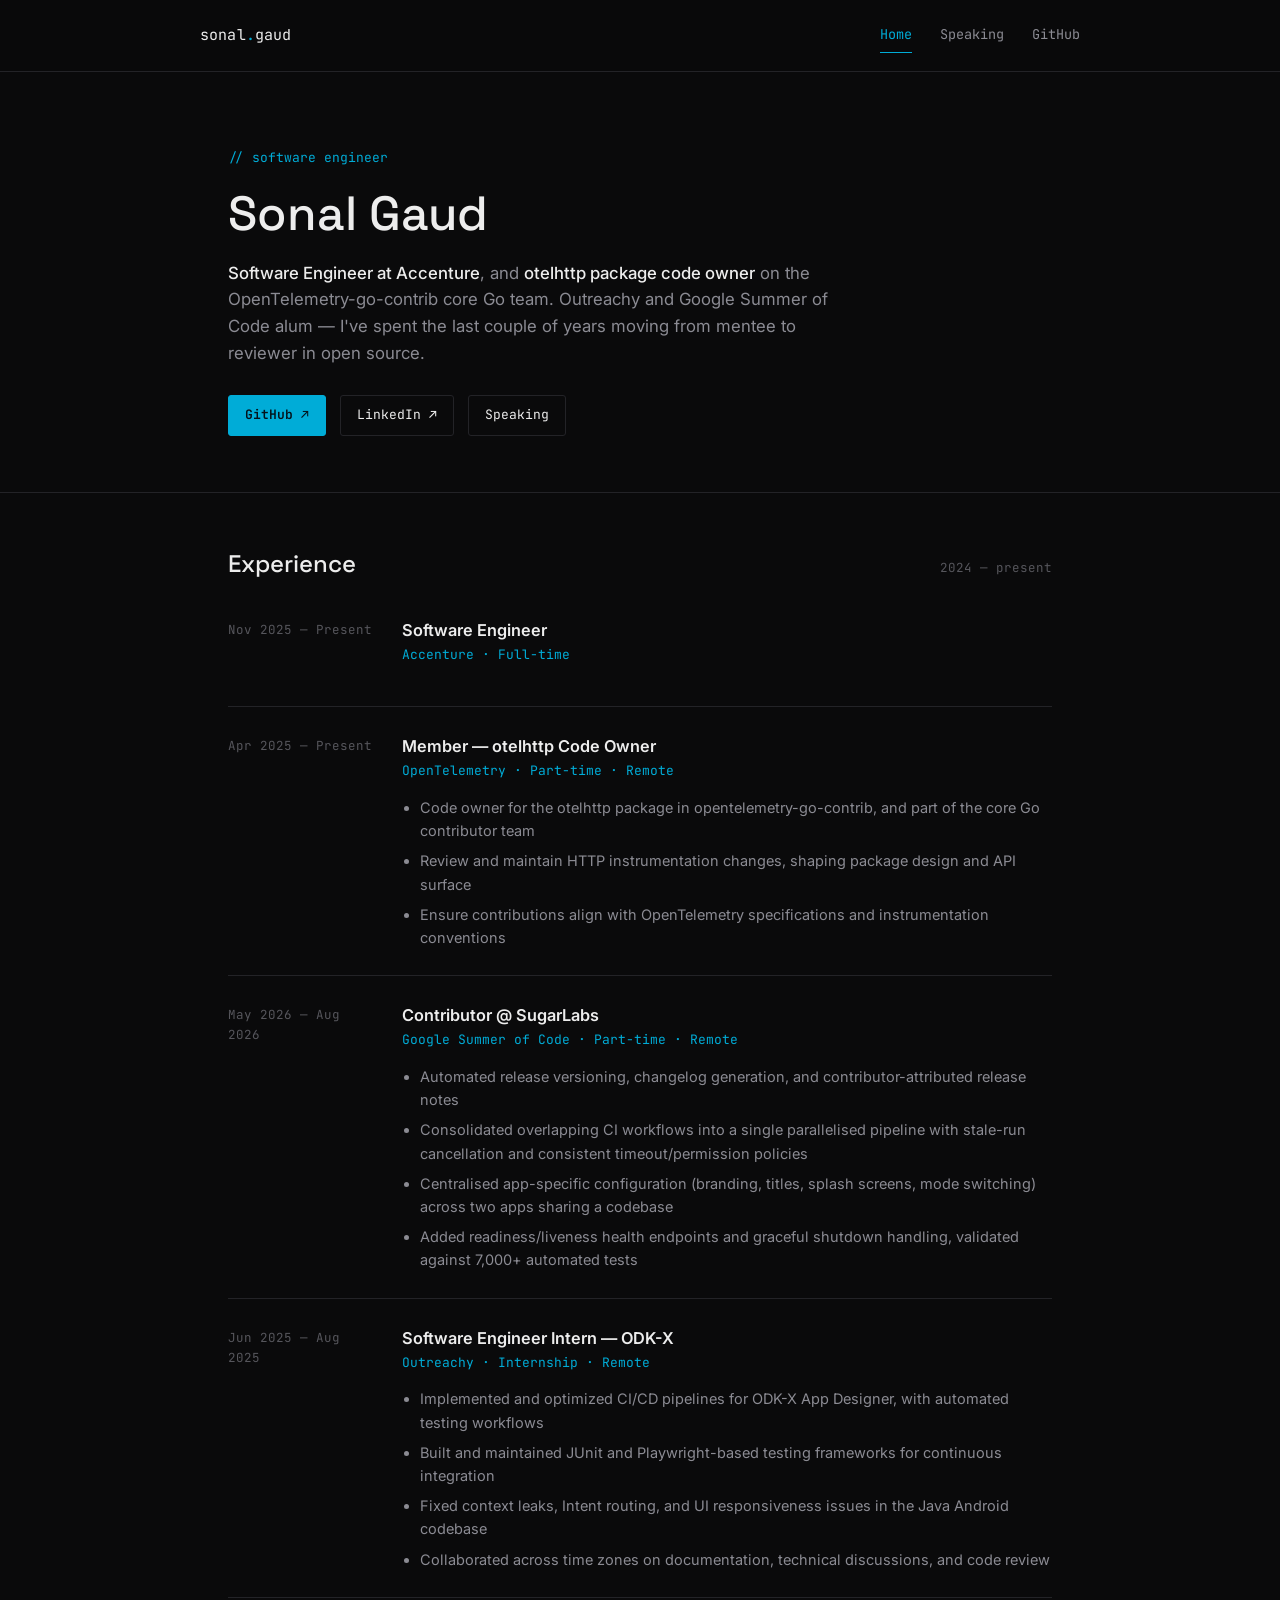
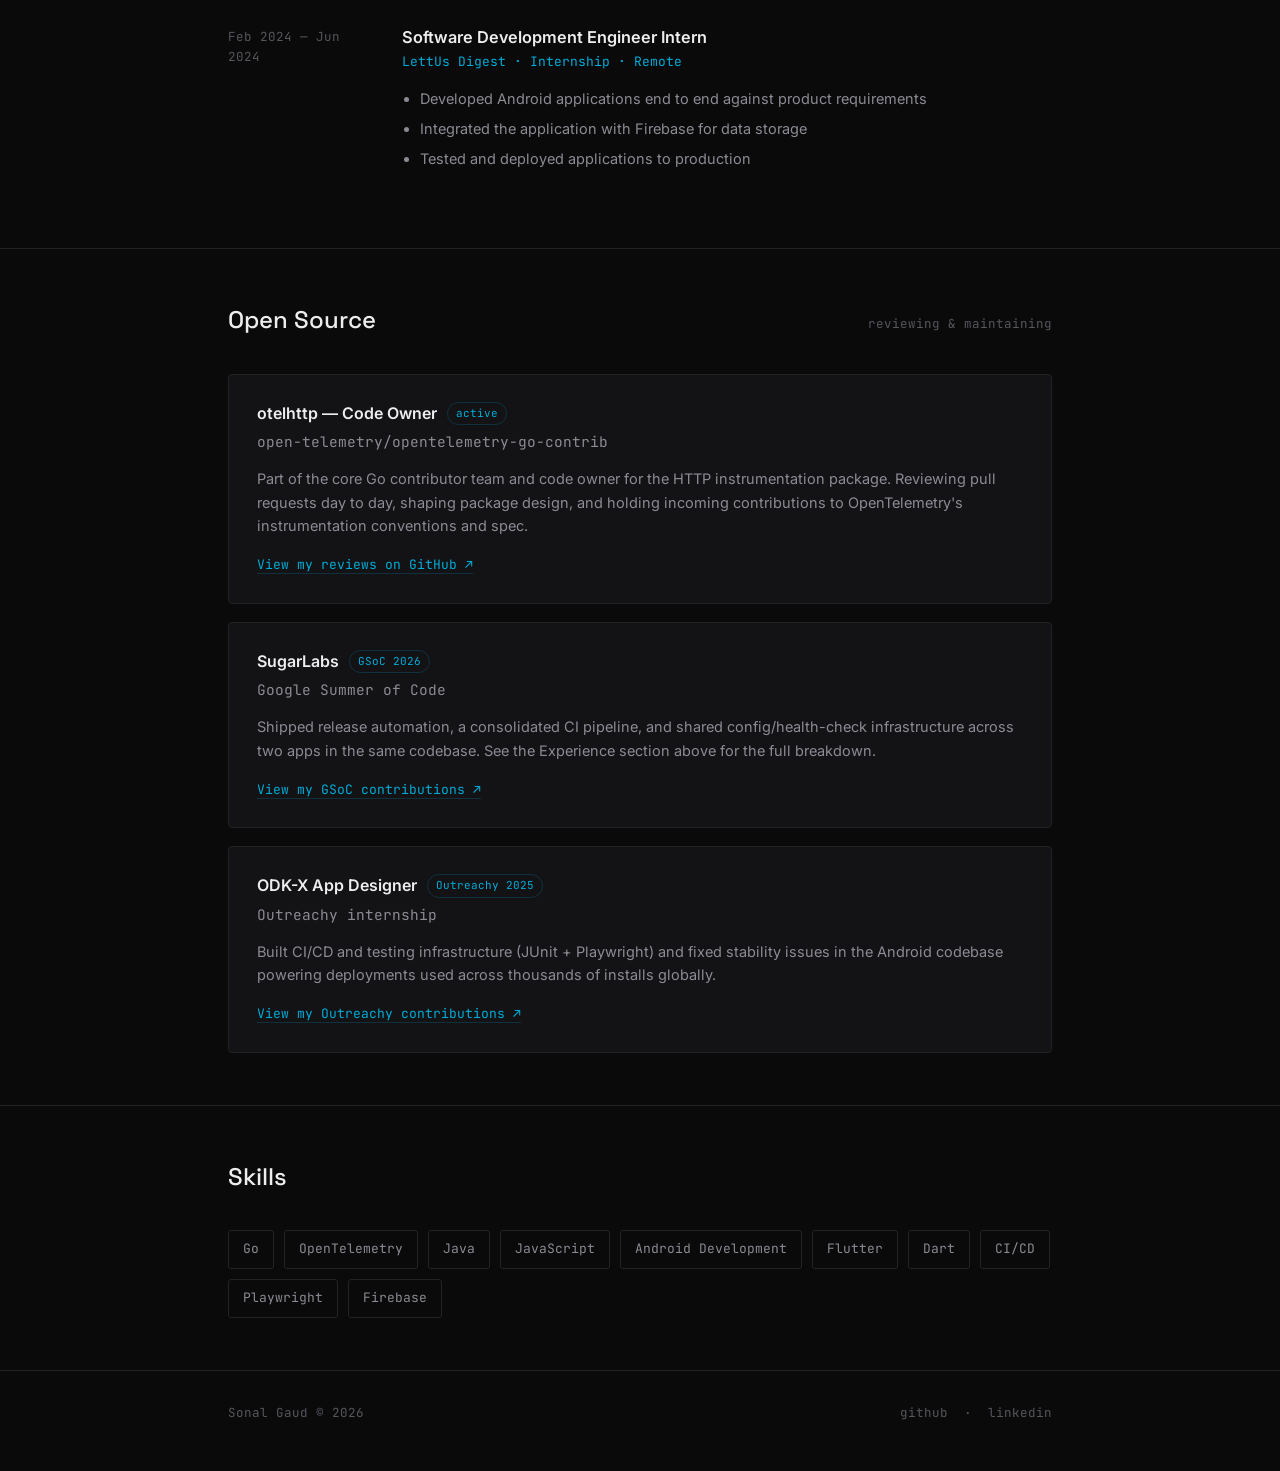
<file: index.html>
<!DOCTYPE html>
<html lang="en">

<head>
  <meta charset="UTF-8" />
  <meta name="viewport" content="width=device-width, initial-scale=1.0" />
  <title>Sonal Gaud — Software Engineer</title>
  <meta name="description"
    content="Sonal Gaud — Software Engineer, otelhttp code owner at OpenTelemetry-go-contrib, GSoC and Outreachy alum." />
  <link rel="preconnect" href="https://fonts.googleapis.com">
  <link
    href="https://fonts.googleapis.com/css2?family=Space+Grotesk:wght@500;600&family=Inter:wght@400;500;600&family=JetBrains+Mono:wght@400;500;600&display=swap"
    rel="stylesheet">
  <link rel="stylesheet" href="style.css">
</head>

<body>

  <header class="site-nav">
    <div class="wrap nav-row">
      <div class="nav-name">sonal<span>.</span>gaud</div>
      <nav class="nav-links">
        <a href="index.html" class="active">Home</a>
        <a href="speaking.html">Speaking</a>
        <a href="https://github.com/sonalgaud12" target="_blank" rel="noopener">GitHub</a>
      </nav>
    </div>
  </header>

  <main>
    <section class="hero" style="border-top: none;">
      <div class="wrap">
        <p class="hero-eyebrow">// software engineer</p>
        <h1>Sonal Gaud</h1>
        <p class="hero-role">
          <strong>Software Engineer at Accenture</strong>, and <strong>otelhttp package code owner</strong>
          on the OpenTelemetry-go-contrib core Go team. Outreachy and Google Summer of Code alum —
          I've spent the last couple of years moving from mentee to reviewer in open source.
        </p>
        <div class="hero-links">
          <a class="pill solid" href="https://github.com/sonalgaud12" target="_blank" rel="noopener">GitHub ↗</a>
          <a class="pill" href="https://www.linkedin.com/in/sonal-gaud/" target="_blank" rel="noopener">LinkedIn ↗</a>
          <a class="pill" href="speaking.html">Speaking</a>
        </div>
      </div>
    </section>

    <section>
      <div class="wrap">
        <div class="section-head">
          <h2>Experience</h2>
          <span class="section-note">2024 — present</span>
        </div>

        <div class="timeline">
          <div class="tl-item">
            <div class="tl-date">Nov 2025 — Present</div>
            <div>
              <p class="tl-role">Software Engineer</p>
              <p class="tl-org">Accenture · Full-time</p>
            </div>
          </div>

          <div class="tl-item">
            <div class="tl-date">Apr 2025 — Present</div>
            <div>
              <p class="tl-role">Member — otelhttp Code Owner</p>
              <p class="tl-org">OpenTelemetry · Part-time · Remote</p>
              <ul>
                <li>Code owner for the otelhttp package in opentelemetry-go-contrib, and part of the core Go contributor
                  team</li>
                <li>Review and maintain HTTP instrumentation changes, shaping package design and API surface</li>
                <li>Ensure contributions align with OpenTelemetry specifications and instrumentation conventions</li>
              </ul>
            </div>
          </div>

          <div class="tl-item">
            <div class="tl-date">May 2026 — Aug 2026</div>
            <div>
              <p class="tl-role">Contributor @ SugarLabs</p>
              <p class="tl-org">Google Summer of Code · Part-time · Remote</p>
              <ul>
                <li>Automated release versioning, changelog generation, and contributor-attributed release notes</li>
                <li>Consolidated overlapping CI workflows into a single parallelised pipeline with stale-run
                  cancellation and consistent timeout/permission policies</li>
                <li>Centralised app-specific configuration (branding, titles, splash screens, mode switching) across two
                  apps sharing a codebase</li>
                <li>Added readiness/liveness health endpoints and graceful shutdown handling, validated against 7,000+
                  automated tests</li>
              </ul>
            </div>
          </div>

          <div class="tl-item">
            <div class="tl-date">Jun 2025 — Aug 2025</div>
            <div>
              <p class="tl-role">Software Engineer Intern — ODK-X</p>
              <p class="tl-org">Outreachy · Internship · Remote</p>
              <ul>
                <li>Implemented and optimized CI/CD pipelines for ODK-X App Designer, with automated testing workflows
                </li>
                <li>Built and maintained JUnit and Playwright-based testing frameworks for continuous integration</li>
                <li>Fixed context leaks, Intent routing, and UI responsiveness issues in the Java Android codebase</li>
                <li>Collaborated across time zones on documentation, technical discussions, and code review</li>
              </ul>
            </div>
          </div>

          <div class="tl-item">
            <div class="tl-date">Feb 2024 — Jun 2024</div>
            <div>
              <p class="tl-role">Software Development Engineer Intern</p>
              <p class="tl-org">LettUs Digest · Internship · Remote</p>
              <ul>
                <li>Developed Android applications end to end against product requirements</li>
                <li>Integrated the application with Firebase for data storage</li>
                <li>Tested and deployed applications to production</li>
              </ul>
            </div>
          </div>
        </div>
      </div>
    </section>

    <section>
      <div class="wrap">
        <div class="section-head">
          <h2>Open Source</h2>
          <span class="section-note">reviewing &amp; maintaining</span>
        </div>

        <div class="oss-card">
          <div class="oss-title-row">
            <span class="oss-title">otelhttp — Code Owner</span>
            <span class="oss-tag">active</span>
          </div>
          <p class="oss-repo">open-telemetry/opentelemetry-go-contrib</p>
          <p>
            Part of the core Go contributor team and code owner for the HTTP instrumentation
            package. Reviewing pull requests day to day, shaping package design, and holding
            incoming contributions to OpenTelemetry's instrumentation conventions and spec.
          </p>
          <a class="oss-link"
            href="https://github.com/open-telemetry/opentelemetry-go-contrib/pulls?q=is%3Apr+reviewed-by%3Asonalgaud12"
            target="_blank" rel="noopener">
            View my reviews on GitHub ↗
          </a>
        </div>

        <div class="oss-card">
          <div class="oss-title-row">
            <span class="oss-title">SugarLabs</span>
            <span class="oss-tag">GSoC 2026</span>
          </div>
          <p class="oss-repo">Google Summer of Code</p>
          <p>
            Shipped release automation, a consolidated CI pipeline, and shared config/health-check
            infrastructure across two apps in the same codebase. See the Experience section above
            for the full breakdown.
          </p>
          <a class="oss-link" href="https://github.com/sonalgaud12" target="_blank" rel="noopener">
            View my GSoC contributions ↗
          </a>
        </div>

        <div class="oss-card">
          <div class="oss-title-row">
            <span class="oss-title">ODK-X App Designer</span>
            <span class="oss-tag">Outreachy 2025</span>
          </div>
          <p class="oss-repo">Outreachy internship</p>
          <p>
            Built CI/CD and testing infrastructure (JUnit + Playwright) and fixed stability issues
            in the Android codebase powering deployments used across thousands of installs globally.
          </p>
          <a class="oss-link" href="https://github.com/sonalgaud12" target="_blank" rel="noopener">
            View my Outreachy contributions ↗
          </a>
        </div>
      </div>
    </section>

    <section>
      <div class="wrap">
        <div class="section-head">
          <h2>Skills</h2>
        </div>
        <div class="skill-grid">
          <span class="skill-chip">Go</span>
          <span class="skill-chip">OpenTelemetry</span>
          <span class="skill-chip">Java</span>
          <span class="skill-chip">JavaScript</span>
          <span class="skill-chip">Android Development</span>
          <span class="skill-chip">Flutter</span>
          <span class="skill-chip">Dart</span>
          <span class="skill-chip">CI/CD</span>
          <span class="skill-chip">Playwright</span>
          <span class="skill-chip">Firebase</span>
        </div>
      </div>
    </section>
  </main>

  <footer>
    <div class="wrap" style="display:flex; justify-content:space-between; width:100%; flex-wrap:wrap; gap:12px;">
      <span>Sonal Gaud © 2026</span>
      <span>
        <a href="https://github.com/sonalgaud12" target="_blank" rel="noopener">github</a>
        &nbsp;·&nbsp;
        <a href="https://www.linkedin.com/in/sonal-gaud/" target="_blank" rel="noopener">linkedin</a>
      </span>
    </div>
  </footer>

</body>

</html>
</file>
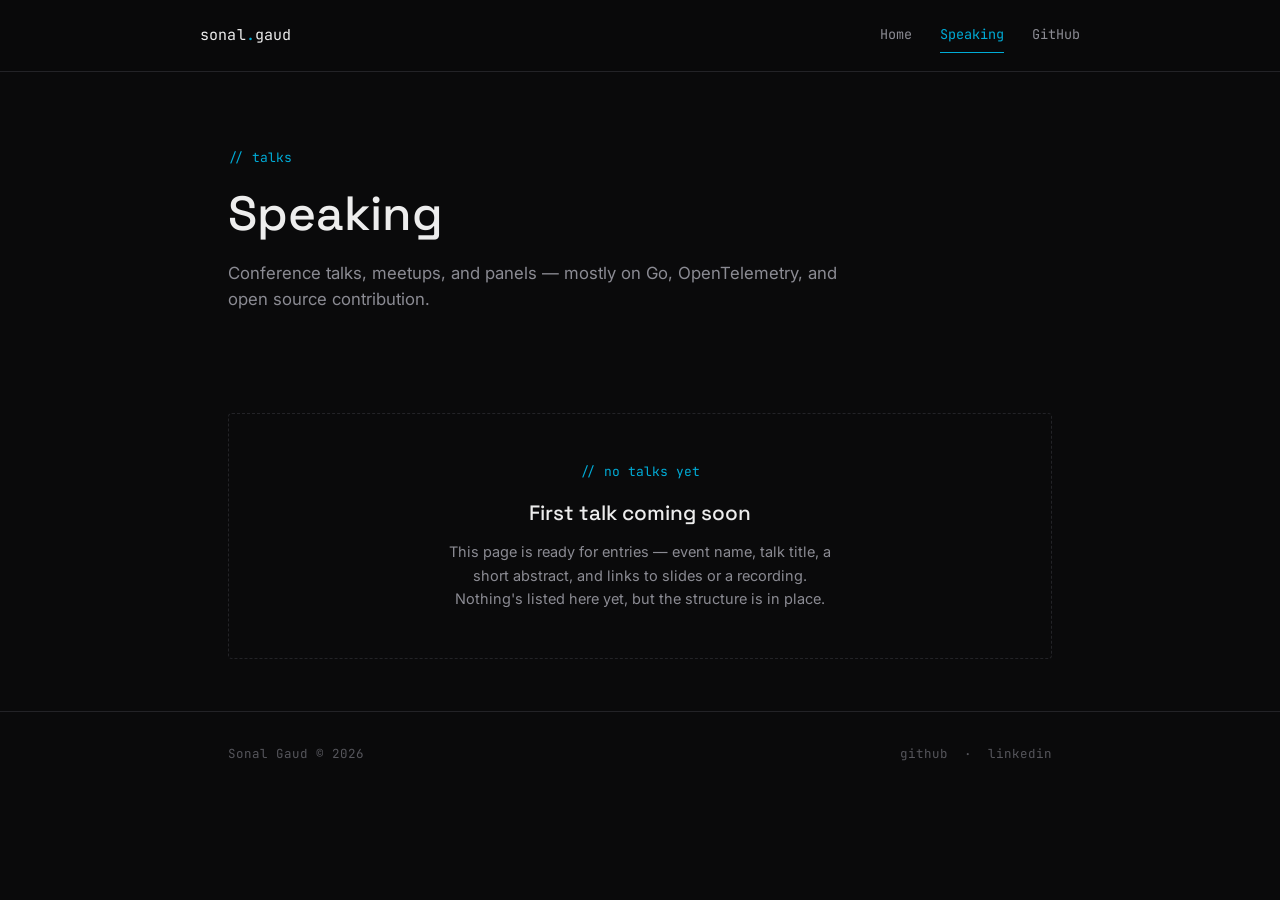
<file: speaking.html>
<!DOCTYPE html>
<html lang="en">

<head>
  <meta charset="UTF-8" />
  <meta name="viewport" content="width=device-width, initial-scale=1.0" />
  <title>Speaking — Sonal Gaud</title>
  <meta name="description" content="Talks and speaking engagements by Sonal Gaud." />
  <link rel="preconnect" href="https://fonts.googleapis.com">
  <link
    href="https://fonts.googleapis.com/css2?family=Space+Grotesk:wght@500;600&family=Inter:wght@400;500;600&family=JetBrains+Mono:wght@400;500;600&display=swap"
    rel="stylesheet">
  <link rel="stylesheet" href="style.css">
</head>

<body>

  <header class="site-nav">
    <div class="wrap nav-row">
      <div class="nav-name">sonal<span>.</span>gaud</div>
      <nav class="nav-links">
        <a href="index.html">Home</a>
        <a href="speaking.html" class="active">Speaking</a>
        <a href="https://github.com/sonalgaud12" target="_blank" rel="noopener">GitHub</a>
      </nav>
    </div>
  </header>

  <main>
    <section class="hero" style="border-top: none; padding-bottom: 20px;">
      <div class="wrap">
        <p class="hero-eyebrow">// talks</p>
        <h1>Speaking</h1>
        <p class="hero-role">
          Conference talks, meetups, and panels — mostly on Go, OpenTelemetry,
          and open source contribution.
        </p>
      </div>
    </section>

    <section style="border-top: none;">
      <div class="wrap">

        <!--
        TEMPLATE — copy this block for each talk and delete the
        empty-state div below once you have at least one entry.

        <div class="talk-card">
          <p class="talk-event">KubeCon + CloudNativeCon · Nov 2026</p>
          <h3 class="talk-title">Talk title goes here</h3>
          <p class="talk-desc">One or two sentences on what the talk covers.</p>
          <div class="talk-links">
            <a href="#" target="_blank" rel="noopener">Slides ↗</a>
            <a href="#" target="_blank" rel="noopener">Recording ↗</a>
          </div>
        </div>
      -->

        <div class="empty-state">
          <p class="glyph">// no talks yet</p>
          <h3>First talk coming soon</h3>
          <p>
            This page is ready for entries — event name, talk title, a short abstract,
            and links to slides or a recording. Nothing's listed here yet, but the
            structure is in place.
          </p>
        </div>

      </div>
    </section>
  </main>

  <footer>
    <div class="wrap" style="display:flex; justify-content:space-between; width:100%; flex-wrap:wrap; gap:12px;">
      <span>Sonal Gaud © 2026</span>
      <span>
        <a href="https://github.com/sonalgaud12" target="_blank" rel="noopener">github</a>
        &nbsp;·&nbsp;
        <a href="https://www.linkedin.com/in/sonal-gaud/" target="_blank" rel="noopener">linkedin</a>
      </span>
    </div>
  </footer>

</body>

</html>
</file>
<file: style.css>
/* ============================================================
   Sonal Gaud — portfolio
   Palette grounded in the Go/OpenTelemetry world: near-black
   canvas, Go's own cyan as the single accent, monospace used
   only where it's actually doing a job (labels, meta, code).
   ============================================================ */

:root {
  --bg: #0a0a0b;
  --surface: #131316;
  --surface-hover: #17171b;
  --line: #232327;
  --text: #ededed;
  --text-dim: #8b8b93;
  --text-faint: #56565c;
  --accent: #00acd7;
  /* Go cyan */
  --accent-dim: #00acd733;

  --font-display: "Space Grotesk", "Segoe UI", sans-serif;
  --font-body: "Inter", "Segoe UI", sans-serif;
  --font-mono: "JetBrains Mono", ui-monospace, "SF Mono", Menlo, monospace;

  --measure: 640px;
}

@media (prefers-reduced-motion: no-preference) {
  html {
    scroll-behavior: smooth;
  }
}

* {
  box-sizing: border-box;
}

html,
body {
  margin: 0;
  padding: 0;
  background: var(--bg);
  color: var(--text);
}

body {
  font-family: var(--font-body);
  font-size: 16px;
  line-height: 1.6;
  -webkit-font-smoothing: antialiased;
}

a {
  color: inherit;
  text-decoration: none;
}

a:focus-visible,
button:focus-visible {
  outline: 2px solid var(--accent);
  outline-offset: 3px;
}

.wrap {
  max-width: 880px;
  margin: 0 auto;
  padding: 0 28px;
}

/* ---------- nav ---------- */

header.site-nav {
  border-bottom: 1px solid var(--line);
  position: sticky;
  top: 0;
  background: rgba(10, 10, 11, 0.88);
  backdrop-filter: blur(10px);
  z-index: 10;
}

.nav-row {
  display: flex;
  align-items: center;
  justify-content: space-between;
  padding: 18px 0;
}

.nav-name {
  font-family: var(--font-mono);
  font-size: 15px;
  color: var(--text);
  letter-spacing: 0.01em;
}

.nav-name span {
  color: var(--accent);
}

.nav-links {
  display: flex;
  gap: 28px;
  font-family: var(--font-mono);
  font-size: 13.5px;
}

.nav-links a {
  color: var(--text-dim);
  padding: 6px 0;
  border-bottom: 1px solid transparent;
  transition: color 0.15s ease, border-color 0.15s ease;
}

.nav-links a:hover {
  color: var(--text);
}

.nav-links a.active {
  color: var(--accent);
  border-color: var(--accent);
}

/* ---------- hero ---------- */

.hero {
  padding: 76px 0 56px;
}

.hero-eyebrow {
  font-family: var(--font-mono);
  font-size: 13px;
  color: var(--accent);
  margin: 0 0 18px;
}

.hero h1 {
  font-family: var(--font-display);
  font-weight: 500;
  font-size: clamp(2.1rem, 4.5vw, 3rem);
  line-height: 1.15;
  margin: 0 0 18px;
  max-width: 14ch;
}

.hero-role {
  font-size: 1.05rem;
  color: var(--text-dim);
  max-width: var(--measure);
  margin: 0 0 28px;
}

.hero-role strong {
  color: var(--text);
  font-weight: 500;
}

.hero-links {
  display: flex;
  gap: 14px;
  flex-wrap: wrap;
}

.pill {
  font-family: var(--font-mono);
  font-size: 13px;
  padding: 9px 16px;
  border: 1px solid var(--line);
  border-radius: 3px;
  color: var(--text);
  transition: border-color 0.15s ease, background 0.15s ease;
}

.pill:hover {
  border-color: var(--accent);
  background: var(--accent-dim);
}

.pill.solid {
  background: var(--accent);
  border-color: var(--accent);
  color: #04121a;
  font-weight: 600;
}

.pill.solid:hover {
  background: #29c1e3;
}

/* ---------- section shell ---------- */

section {
  padding: 52px 0;
  border-top: 1px solid var(--line);
}

.section-head {
  display: flex;
  align-items: baseline;
  justify-content: space-between;
  gap: 24px;
  margin-bottom: 34px;
}

.section-head h2 {
  font-family: var(--font-display);
  font-weight: 500;
  font-size: 1.5rem;
  margin: 0;
}

.section-note {
  font-family: var(--font-mono);
  font-size: 12.5px;
  color: var(--text-faint);
}

/* ---------- experience timeline ---------- */

.timeline {
  display: flex;
  flex-direction: column;
}

.tl-item {
  display: grid;
  grid-template-columns: 150px 1fr;
  gap: 24px;
  padding: 26px 0;
  border-top: 1px solid var(--line);
}

.tl-item:first-child {
  border-top: none;
  padding-top: 0;
}

.tl-date {
  font-family: var(--font-mono);
  font-size: 12.5px;
  color: var(--text-faint);
  padding-top: 3px;
}

.tl-role {
  font-size: 1.02rem;
  font-weight: 600;
  color: var(--text);
  margin: 0 0 2px;
}

.tl-org {
  font-family: var(--font-mono);
  font-size: 13px;
  color: var(--accent);
  margin: 0 0 14px;
}

.tl-item ul {
  margin: 0;
  padding-left: 18px;
  color: var(--text-dim);
  font-size: 14.5px;
}

.tl-item li {
  margin-bottom: 7px;
}

.tl-item li:last-child {
  margin-bottom: 0;
}

/* ---------- open source ---------- */

.oss-card {
  background: var(--surface);
  border: 1px solid var(--line);
  border-radius: 4px;
  padding: 26px 28px;
  margin-bottom: 18px;
}

.oss-card:last-child {
  margin-bottom: 0;
}

.oss-title-row {
  display: flex;
  align-items: center;
  gap: 10px;
  margin-bottom: 4px;
  flex-wrap: wrap;
}

.oss-title {
  font-weight: 600;
  font-size: 1rem;
}

.oss-tag {
  font-family: var(--font-mono);
  font-size: 11px;
  color: var(--accent);
  border: 1px solid var(--accent-dim);
  padding: 2px 8px;
  border-radius: 999px;
}

.oss-repo {
  font-family: var(--font-mono);
  font-size: 13px;
  color: var(--text-faint);
  margin-bottom: 14px;
}

.oss-card p {
  color: var(--text-dim);
  font-size: 14.5px;
  margin: 0 0 14px;
}

.oss-card ul {
  margin: 0 0 14px;
  padding-left: 18px;
  color: var(--text-dim);
  font-size: 14.5px;
}

.oss-card li {
  margin-bottom: 6px;
}

.oss-link {
  font-family: var(--font-mono);
  font-size: 13px;
  color: var(--accent);
  border-bottom: 1px solid var(--accent-dim);
}

.oss-link:hover {
  border-color: var(--accent);
}

/* ---------- skills ---------- */

.skill-grid {
  display: flex;
  flex-wrap: wrap;
  gap: 10px;
}

.skill-chip {
  font-family: var(--font-mono);
  font-size: 13px;
  padding: 8px 14px;
  border: 1px solid var(--line);
  border-radius: 3px;
  color: var(--text-dim);
}

/* ---------- footer ---------- */

footer {
  border-top: 1px solid var(--line);
  padding: 32px 0 48px;
  font-family: var(--font-mono);
  font-size: 12.5px;
  color: var(--text-faint);
  display: flex;
  justify-content: space-between;
  flex-wrap: wrap;
  gap: 12px;
}

footer a {
  color: var(--text-faint);
  transition: color 0.15s ease;
}

footer a:hover {
  color: var(--accent);
}

/* ---------- speaking page ---------- */

.talk-card {
  border: 1px solid var(--line);
  border-radius: 4px;
  padding: 24px 26px;
  margin-bottom: 16px;
}

.talk-card:last-child {
  margin-bottom: 0;
}

.talk-event {
  font-family: var(--font-mono);
  font-size: 12.5px;
  color: var(--accent);
  margin-bottom: 8px;
}

.talk-title {
  font-size: 1.05rem;
  font-weight: 600;
  margin: 0 0 8px;
}

.talk-desc {
  color: var(--text-dim);
  font-size: 14.5px;
  margin: 0 0 12px;
}

.talk-links {
  display: flex;
  gap: 16px;
  font-family: var(--font-mono);
  font-size: 13px;
}

.talk-links a {
  color: var(--accent);
  border-bottom: 1px solid var(--accent-dim);
}

.talk-links a:hover {
  border-color: var(--accent);
}

/* empty state */

.empty-state {
  border: 1px dashed var(--line);
  border-radius: 4px;
  padding: 48px 32px;
  text-align: center;
}

.empty-state .glyph {
  font-family: var(--font-mono);
  font-size: 13px;
  color: var(--accent);
  margin-bottom: 14px;
}

.empty-state h3 {
  font-family: var(--font-display);
  font-weight: 500;
  font-size: 1.3rem;
  margin: 0 0 10px;
}

.empty-state p {
  color: var(--text-dim);
  font-size: 14.5px;
  max-width: 44ch;
  margin: 0 auto;
}

/* ---------- responsive ---------- */

@media (max-width: 620px) {
  .tl-item {
    grid-template-columns: 1fr;
    gap: 6px;
  }

  .nav-links {
    gap: 18px;
  }

  .hero {
    padding: 56px 0 40px;
  }

  .section-head {
    flex-direction: column;
    align-items: flex-start;
    gap: 8px;
  }
}
</file>
